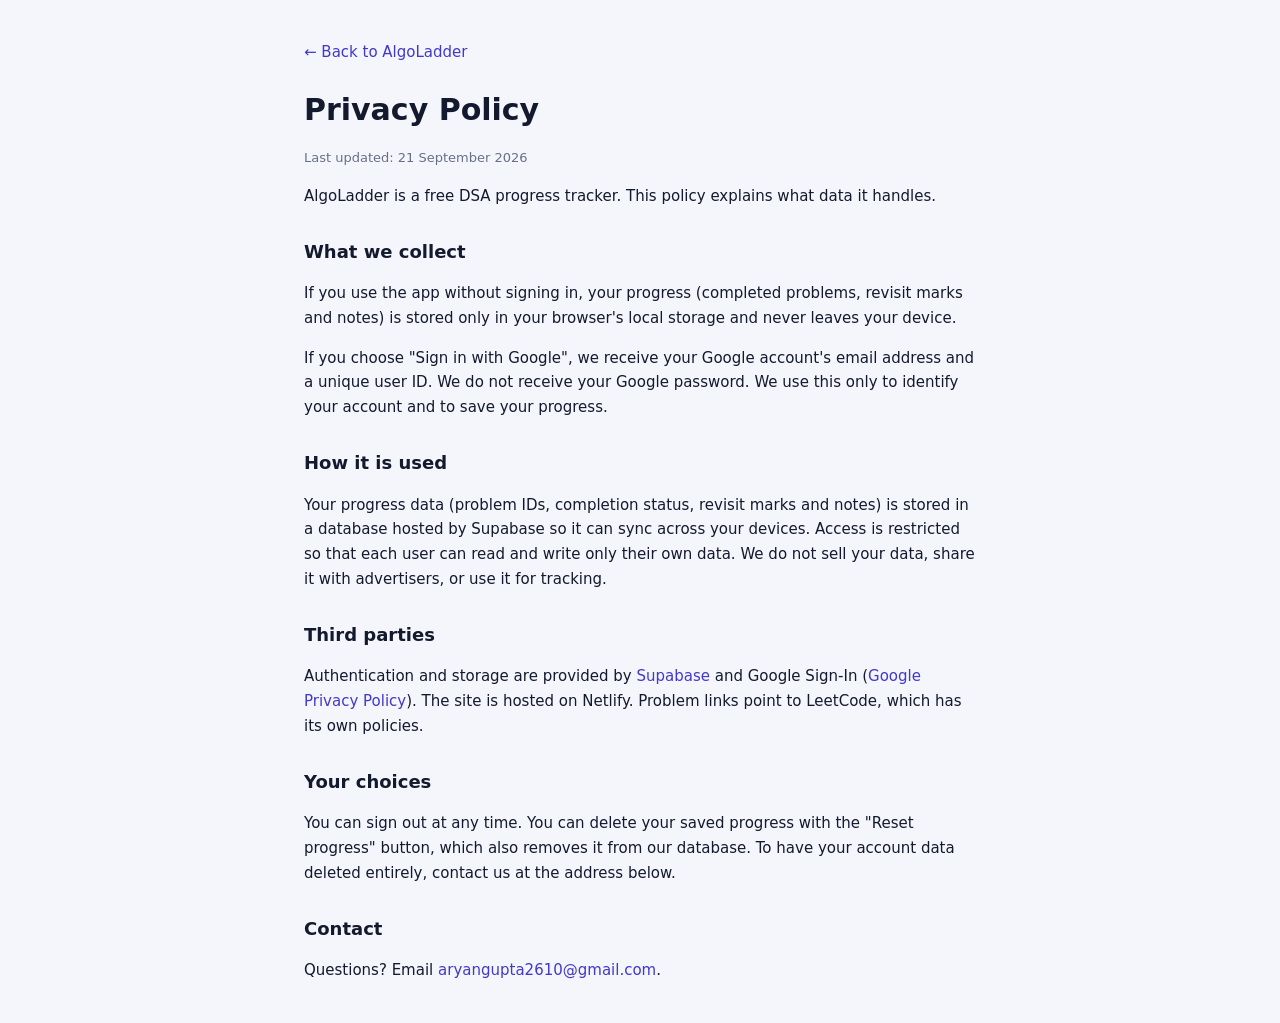
<file: privacy.html>
<!DOCTYPE html>
<html lang="en">
<head>
  <meta charset="UTF-8">
  <meta name="viewport" content="width=device-width, initial-scale=1">
  <title>Privacy Policy — AlgoLadder</title>
  <link rel="stylesheet" href="styles.css">
  <style>
    .legal { max-width: 720px; margin: 40px auto; padding: 0 24px; line-height: 1.65; color: var(--ink); }
    .legal h1 { margin-bottom: 4px; }
    .legal h2 { margin-top: 28px; font-size: 18px; }
    .legal a { color: var(--brand); }
    .legal .date { color: var(--muted); font-size: 13px; }
  </style>
  <script>
    try { var t = localStorage.getItem("algoladder-theme"); if (t) document.documentElement.dataset.theme = t; } catch (e) {}
  </script>
</head>
<body>
  <main class="legal">
    <p><a href="./">&larr; Back to AlgoLadder</a></p>
    <h1>Privacy Policy</h1>
    <p class="date">Last updated: 21 September 2026</p>
    <p>AlgoLadder is a free DSA progress tracker. This policy explains what data it handles.</p>
    <h2>What we collect</h2>
    <p>If you use the app without signing in, your progress (completed problems, revisit marks and notes) is stored only in your browser's local storage and never leaves your device.</p>
    <p>If you choose "Sign in with Google", we receive your Google account's email address and a unique user ID. We do not receive your Google password. We use this only to identify your account and to save your progress.</p>
    <h2>How it is used</h2>
    <p>Your progress data (problem IDs, completion status, revisit marks and notes) is stored in a database hosted by Supabase so it can sync across your devices. Access is restricted so that each user can read and write only their own data. We do not sell your data, share it with advertisers, or use it for tracking.</p>
    <h2>Third parties</h2>
    <p>Authentication and storage are provided by <a href="https://supabase.com/privacy">Supabase</a> and Google Sign-In (<a href="https://policies.google.com/privacy">Google Privacy Policy</a>). The site is hosted on Netlify. Problem links point to LeetCode, which has its own policies.</p>
    <h2>Your choices</h2>
    <p>You can sign out at any time. You can delete your saved progress with the "Reset progress" button, which also removes it from our database. To have your account data deleted entirely, contact us at the address below.</p>
    <h2>Contact</h2>
    <p>Questions? Email <a href="mailto:aryangupta2610@gmail.com">aryangupta2610@gmail.com</a>.</p>
  </main>
</body>
</html>
</file>
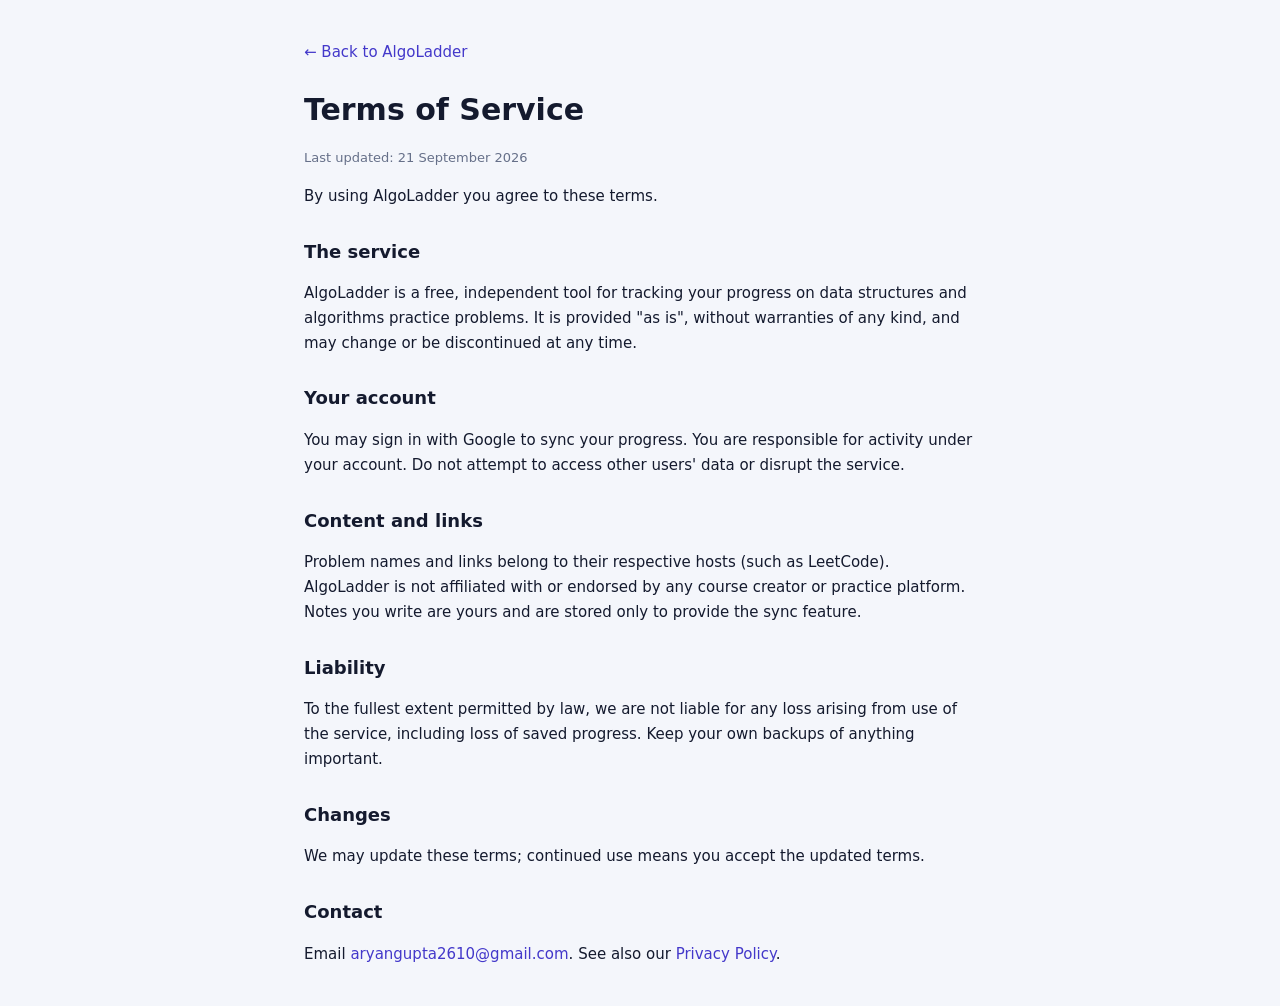
<file: terms.html>
<!DOCTYPE html>
<html lang="en">
<head>
  <meta charset="UTF-8">
  <meta name="viewport" content="width=device-width, initial-scale=1">
  <title>Terms of Service — AlgoLadder</title>
  <link rel="stylesheet" href="styles.css">
  <style>
    .legal { max-width: 720px; margin: 40px auto; padding: 0 24px; line-height: 1.65; color: var(--ink); }
    .legal h1 { margin-bottom: 4px; }
    .legal h2 { margin-top: 28px; font-size: 18px; }
    .legal a { color: var(--brand); }
    .legal .date { color: var(--muted); font-size: 13px; }
  </style>
  <script>
    try { var t = localStorage.getItem("algoladder-theme"); if (t) document.documentElement.dataset.theme = t; } catch (e) {}
  </script>
</head>
<body>
  <main class="legal">
    <p><a href="./">&larr; Back to AlgoLadder</a></p>
    <h1>Terms of Service</h1>
    <p class="date">Last updated: 21 September 2026</p>
    <p>By using AlgoLadder you agree to these terms.</p>
    <h2>The service</h2>
    <p>AlgoLadder is a free, independent tool for tracking your progress on data structures and algorithms practice problems. It is provided "as is", without warranties of any kind, and may change or be discontinued at any time.</p>
    <h2>Your account</h2>
    <p>You may sign in with Google to sync your progress. You are responsible for activity under your account. Do not attempt to access other users' data or disrupt the service.</p>
    <h2>Content and links</h2>
    <p>Problem names and links belong to their respective hosts (such as LeetCode). AlgoLadder is not affiliated with or endorsed by any course creator or practice platform. Notes you write are yours and are stored only to provide the sync feature.</p>
    <h2>Liability</h2>
    <p>To the fullest extent permitted by law, we are not liable for any loss arising from use of the service, including loss of saved progress. Keep your own backups of anything important.</p>
    <h2>Changes</h2>
    <p>We may update these terms; continued use means you accept the updated terms.</p>
    <h2>Contact</h2>
    <p>Email <a href="mailto:aryangupta2610@gmail.com">aryangupta2610@gmail.com</a>. See also our <a href="privacy.html">Privacy Policy</a>.</p>
  </main>
</body>
</html>
</file>
<file: styles.css>
:root {
  --bg: #f4f6fb;
  --panel: #ffffff;
  --panel-2: #eef1f8;
  --line: #dfe4f0;
  --ink: #141a2e;
  --muted: #667089;
  --brand: #4338ca;
  --brand-soft: #e7e6fb;
  --teal: #0f9d8a;
  --easy: #0f9d8a;
  --medium: #b7791f;
  --hard: #c2410c;
  --flag: #7c3aed;
  --radius: 12px;
  --shadow: 0 1px 2px rgba(20, 26, 46, .05), 0 8px 24px rgba(20, 26, 46, .05);
}
:root[data-theme="dark"] {
  --bg: #0c0f1a; --panel: #141828; --panel-2: #1b2033; --line: #262c44;
  --ink: #e8ebf7; --muted: #8f99b8; --brand: #7c7cf5; --brand-soft: #23264a;
  --teal: #2dd4bf; --easy: #2dd4bf; --medium: #f0b44c; --hard: #fb923c; --flag: #a78bfa;
  --shadow: 0 1px 2px rgba(0, 0, 0, .4), 0 8px 24px rgba(0, 0, 0, .3);
}
@media (prefers-color-scheme: dark) {
  :root:not([data-theme="light"]) {
    --bg: #0c0f1a; --panel: #141828; --panel-2: #1b2033; --line: #262c44;
    --ink: #e8ebf7; --muted: #8f99b8; --brand: #7c7cf5; --brand-soft: #23264a;
    --teal: #2dd4bf; --easy: #2dd4bf; --medium: #f0b44c; --hard: #fb923c; --flag: #a78bfa;
    --shadow: 0 1px 2px rgba(0, 0, 0, .4), 0 8px 24px rgba(0, 0, 0, .3);
  }
}

* { box-sizing: border-box; }
html { scroll-behavior: smooth; }
body {
  margin: 0; background: var(--bg); color: var(--ink);
  font: 15px/1.55 "Manrope", system-ui, -apple-system, "Segoe UI", sans-serif;
  -webkit-font-smoothing: antialiased;
}
a { color: inherit; text-decoration: none; }
button { font: inherit; color: inherit; cursor: pointer; }

/* Top bar */
.top {
  position: sticky; top: 0; z-index: 30; display: flex; align-items: center; gap: 16px;
  padding: 10px 24px; background: color-mix(in srgb, var(--panel) 88%, transparent);
  backdrop-filter: blur(10px); border-bottom: 1px solid var(--line);
}
.brand { display: flex; align-items: center; gap: 10px; font-weight: 800; font-size: 18px; letter-spacing: -.02em; }
.search { flex: 1; max-width: 420px; margin-left: auto; display: flex; align-items: center; gap: 8px; height: 38px; padding: 0 12px; border: 1px solid var(--line); border-radius: 999px; background: var(--panel-2); color: var(--muted); }
.search:focus-within { border-color: var(--brand); box-shadow: 0 0 0 3px var(--brand-soft); }
.search input { flex: 1; min-width: 0; border: 0; outline: 0; background: transparent; color: var(--ink); font: inherit; }
.ghost-btn { height: 38px; min-width: 38px; padding: 0 12px; border: 1px solid var(--line); border-radius: 10px; background: var(--panel); font-size: 13px; font-weight: 600; }
.ghost-btn:hover { background: var(--panel-2); }
.ghost-btn.danger:hover { color: var(--hard); border-color: var(--hard); }

/* Shell */
.shell { display: grid; grid-template-columns: 300px minmax(0, 1fr); gap: 28px; max-width: 1240px; margin: 0 auto; padding: 24px; align-items: start; }
.rail { position: sticky; top: 74px; max-height: calc(100vh - 90px); overflow: auto; display: grid; gap: 16px; padding-bottom: 8px; }

/* Overview: stacked bar + difficulty meters (no ring) */
.overview { padding: 18px; background: var(--panel); border: 1px solid var(--line); border-radius: var(--radius); box-shadow: var(--shadow); }
.ov-top { display: flex; align-items: baseline; justify-content: space-between; margin-bottom: 10px; }
.ov-top strong { font-size: 26px; font-weight: 800; letter-spacing: -.03em; }
.ov-top span { color: var(--muted); font-size: 13px; }
.meter { height: 8px; border-radius: 999px; background: var(--panel-2); overflow: hidden; }
.meter i { display: block; height: 100%; border-radius: inherit; background: var(--brand); transition: width .35s ease; }
.lvl { display: grid; grid-template-columns: 62px 1fr 44px; align-items: center; gap: 10px; margin-top: 12px; font-size: 12.5px; color: var(--muted); }
.lvl b { color: var(--ink); font-weight: 700; text-align: right; }
.lvl.Easy i { background: var(--easy); } .lvl.Medium i { background: var(--medium); } .lvl.Hard i { background: var(--hard); }
.ov-foot { display: flex; justify-content: space-between; margin-top: 14px; padding-top: 12px; border-top: 1px dashed var(--line); font-size: 12.5px; color: var(--muted); }

/* Track list */
.track-list { display: grid; gap: 4px; }
.track { display: grid; grid-template-columns: 26px 1fr auto; align-items: center; gap: 10px; padding: 9px 12px; border-radius: 10px; border: 1px solid transparent; text-align: left; background: transparent; }
.track:hover { background: var(--panel); }
.track.on { background: var(--panel); border-color: var(--line); box-shadow: var(--shadow); }
.track .n { display: grid; place-items: center; width: 26px; height: 26px; border-radius: 8px; background: var(--panel-2); font-size: 12px; font-weight: 700; color: var(--muted); }
.track.on .n { background: var(--brand); color: #fff; }
.track.full .n { background: var(--teal); color: #fff; }
.track .t { font-size: 13.5px; font-weight: 600; line-height: 1.3; }
.track .c { font-size: 12px; color: var(--muted); font-variant-numeric: tabular-nums; }

/* Stage */
.controls { display: flex; flex-wrap: wrap; gap: 10px; align-items: center; margin-bottom: 18px; }
.controls .danger { margin-left: auto; }
.pills { display: inline-flex; gap: 2px; padding: 3px; background: var(--panel-2); border-radius: 10px; }
.pills button { border: 0; background: transparent; padding: 6px 12px; border-radius: 8px; font-size: 13px; font-weight: 600; color: var(--muted); }
.pills button.on { background: var(--panel); color: var(--ink); box-shadow: 0 1px 2px rgba(0, 0, 0, .1); }

.track-head { margin-bottom: 16px; }
.track-head .eyebrow { font-size: 12px; font-weight: 700; letter-spacing: .08em; text-transform: uppercase; color: var(--brand); }
.track-head h2 { margin: 2px 0 10px; font-size: 26px; letter-spacing: -.02em; line-height: 1.2; }
.track-head .meter { max-width: 360px; }
.track-head small { display: block; margin-top: 6px; color: var(--muted); }

.topic { margin-bottom: 22px; }
.topic h3 { display: flex; align-items: center; justify-content: space-between; margin: 0 0 8px; font-size: 13px; font-weight: 700; letter-spacing: .04em; text-transform: uppercase; color: var(--muted); }
.topic h3 span { font-weight: 600; letter-spacing: 0; text-transform: none; }
.plist { list-style: none; margin: 0; padding: 0; display: grid; gap: 8px; }

/* Problem cards (not a table) */
.prob { display: flex; align-items: center; gap: 12px; padding: 11px 14px; background: var(--panel); border: 1px solid var(--line); border-radius: var(--radius); transition: border-color .15s, transform .15s; }
.prob:hover { border-color: color-mix(in srgb, var(--brand) 45%, var(--line)); }
.prob.done { background: color-mix(in srgb, var(--teal) 7%, var(--panel)); }
.prob.done .name { color: var(--muted); }
.tick { position: relative; flex: none; width: 22px; height: 22px; }
.tick input { position: absolute; inset: 0; margin: 0; opacity: 0; cursor: pointer; }
.tick span { position: absolute; inset: 0; border: 2px solid var(--line); border-radius: 50%; background: var(--panel); transition: .15s; }
.tick input:hover + span { border-color: var(--brand); }
.tick input:focus-visible + span { box-shadow: 0 0 0 3px var(--brand-soft); }
.tick input:checked + span { background: var(--teal); border-color: var(--teal); }
.tick input:checked + span::after { content: ""; position: absolute; left: 6px; top: 2px; width: 5px; height: 10px; border: solid #fff; border-width: 0 2px 2px 0; transform: rotate(45deg); }
.name { flex: 1; min-width: 0; font-weight: 600; }
.name:hover { color: var(--brand); }
.name svg { margin-left: 4px; vertical-align: -1px; opacity: .5; }
.chip { flex: none; padding: 2px 10px; border-radius: 999px; font-size: 12px; font-weight: 700; border: 1px solid currentColor; }
.chip.Easy { color: var(--easy); } .chip.Medium { color: var(--medium); } .chip.Hard { color: var(--hard); }
.icon { flex: none; width: 30px; height: 30px; display: grid; place-items: center; border: 0; background: transparent; border-radius: 8px; color: var(--muted); }
.icon:hover { background: var(--panel-2); color: var(--ink); }
.icon.on.flag { color: var(--flag); } .icon.on.flag svg { fill: var(--flag); }
.icon.on.note { color: var(--brand); }
mark { background: color-mix(in srgb, var(--medium) 35%, transparent); color: inherit; border-radius: 3px; }

.result-group { margin-bottom: 26px; }
.result-group > h2 { font-size: 16px; margin: 0 0 12px; }
.empty { padding: 60px 0; text-align: center; color: var(--muted); }
.foot { max-width: 1240px; margin: 20px auto 0; padding: 22px 24px 40px; border-top: 1px solid var(--line); color: var(--muted); font-size: 12.5px; }

@media (max-width: 900px) {
  .shell { grid-template-columns: 1fr; gap: 16px; padding: 16px; }
  .rail { position: static; max-height: none; overflow: visible; }
  .track-list { display: flex; overflow-x: auto; gap: 6px; padding-bottom: 6px; }
  .track { flex: none; grid-template-columns: 24px auto auto; }
  .top { padding: 10px 16px; }
}
@media (max-width: 520px) {
  .prob { flex-wrap: wrap; }
  .controls .danger { margin-left: 0; }
}

/* Problem of the day + source label */
.potd { display: flex; align-items: center; justify-content: space-between; gap: 16px; flex-wrap: wrap; margin-bottom: 16px; padding: 16px 18px; background: var(--panel); border: 1px solid var(--line); border-left: 4px solid var(--brand); border-radius: var(--radius); box-shadow: var(--shadow); }
.potd[hidden] { display: none; }
.potd .eyebrow { margin-bottom: 4px; font-size: 12px; font-weight: 700; letter-spacing: .08em; text-transform: uppercase; color: var(--brand); }
.potd-title { display: inline-flex; align-items: center; gap: 6px; font-size: 18px; font-weight: 700; color: var(--ink); text-decoration: none; }
.potd-title:hover { color: var(--brand); }
.potd-meta { display: flex; flex-wrap: wrap; align-items: center; gap: 6px; margin-top: 8px; }
.potd-meta .tag { padding: 2px 8px; border-radius: 999px; background: var(--panel-2); color: var(--muted); font-size: 12px; font-weight: 600; }
.potd-actions { display: flex; align-items: center; gap: 14px; }
.solve-btn { padding: 9px 16px; border-radius: 10px; background: var(--brand); color: #fff; font-weight: 700; font-size: 14px; text-decoration: none; }
.solve-btn:hover { filter: brightness(1.1); }
.potd-done { display: inline-flex; align-items: center; gap: 6px; font-size: 14px; font-weight: 600; color: var(--muted); cursor: pointer; }
.src { padding: 2px 7px; border-radius: 6px; background: var(--panel-2); color: var(--muted); font-size: 11px; font-weight: 700; letter-spacing: .02em; }
</file>
